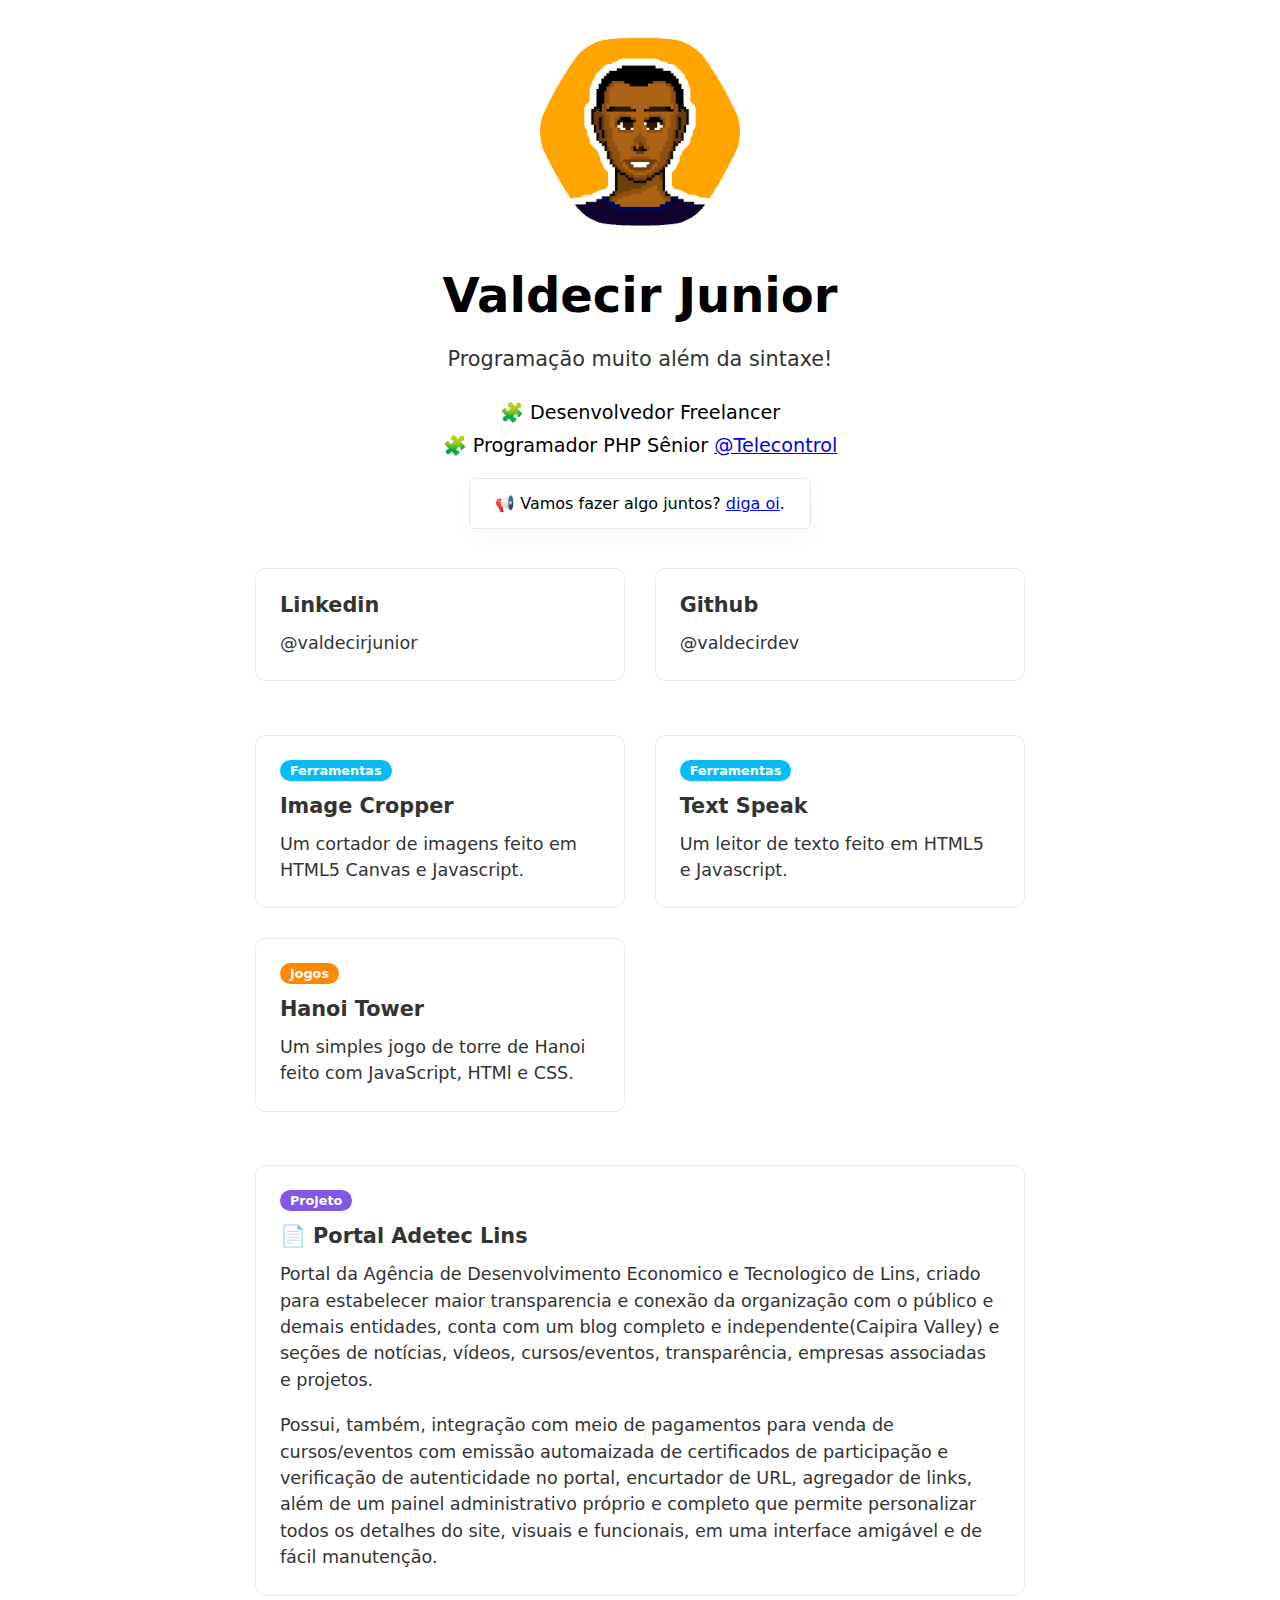
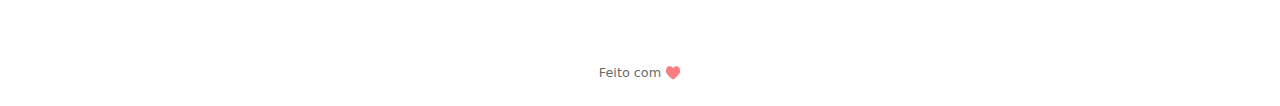
<file: index.html>
<!DOCTYPE html>
<html lang="pt-BR">
<head>
    <meta charset="UTF-8">
    <meta name="viewport" content="width=device-width, initial-scale=1.0">

    <title>Valdecir Junior</title>
    <meta name="description" content="Programação muito além da sintaxe!">
    <meta name="keywords" content="programação,desenvolvimento,criatividade,ideias,conceitos,artigos,ferramentas,full stack,sites,portfólio,sistemas">
    <meta name="author" content="Valdecir Junior">
    <meta http-equiv="X-UA-Compatible" content="IE=edge">
    <meta name="robots" content="index,follow">

    <meta property="og:type" content="website">
    <meta property="og:locale" content="pt_BR">
    <meta property="og:title" content="Valdecir Junior">
    <meta property="og:description" content="Programação muito além da sintaxe!">
    <meta property="og:image" content="./img/avatar.png">

    <link rel="shortcut icon" href="./img/favicon.ico" type="image/x-icon">
    <link rel=icon href="./img/favicon.ico" type="image/x-icon">

    <link rel="stylesheet" href="./css/styles.css">

    <!-- Global site tag (gtag.js) - Google Analytics -->
    <script async src="https://www.googletagmanager.com/gtag/js?id=UA-122337090-3"></script>
    <script>
        window.dataLayer = window.dataLayer || [];
        function gtag(){dataLayer.push(arguments);}
        gtag('js', new Date());

        gtag('config', 'UA-122337090-3');
    </script>

</head>
<body>
    <main>
        <div class="hello">
            <img src="./img/avatar2.png" alt="" height="200" width="200">
            <h1>Valdecir Junior</h1>
            <p>Programação muito além da sintaxe!</p>
        </div>
        <ul class="jobs">
            <li>🧩 Desenvolvedor Freelancer</li>
            <li>🧩 Programador PHP Sênior <a href="https://www.linkedin.com/company/telecontrolbr" target="_blank">@Telecontrol</a></li>
        </ul>
        <div class="quote">
            <p>📢 Vamos fazer algo juntos? <a href="mailto:valdecir.junior@outlook.com">diga oi</a>.</p>
        </div>
        <div class="items">
            <a href="https://linkedin.com/in/valdecirjunior/" target="_blank" class="item">
                <h3>Linkedin</h3>
                <p>@valdecirjunior</p>
            </a>
            <a href="https://github.com/valdecirdev" target="_blank" class="item">
                <h3>Github</h3>
                <p>@valdecirdev</p>
            </a>
            <!-- <a href="https://valdecirdev.medium.com" target="_blank" class="item">
                <h3>Artigos</h3>
                <p>Veja todos os artigos que já publiquei no Medium.</p>
            </a> -->
        </div>
        <div class="items">
            <a href="https://valdecir.dev/imagecropper/" target="_blank" class="item">
                <span class="tag bg-blue">Ferramentas</span>
                <h3>Image Cropper</h3>
                <p>Um cortador de imagens feito em HTML5 Canvas e Javascript.</p>
            </a>
            <a href="https://valdecir.dev/text-speak/" target="_blank" class="item">
                <span class="tag bg-blue">Ferramentas</span>
                <h3>Text Speak</h3>
                <p>Um leitor de texto feito em HTML5 e Javascript.</p>
            </a>
            <a href="https://valdecir.dev/hanoi-tower/" target="_blank" class="item">
                <span class="tag bg-orange">Jogos</span>
                <h3>Hanoi Tower</h3>
                <p>Um simples jogo de torre de Hanoi feito com JavaScript, HTMl e CSS. </p>
            </a>
            <!-- <a href="https://valdecir.dev/flappy-bird/" target="_blank" class="item">
                <span class="tag bg-orange">Jogos</span>
                <h3>Flappy Bird</h3>
                <p>Uma versão do clássico game do passarinho.</p>
            </a> -->
        </div>
        <div class="full-items">
            <a href="https://adetec.org" target="_blank" class="item">
                <span class="tag bg-purple">Projeto</span>
                <h3>📄 Portal Adetec Lins</h3>
                <p>Portal da Agência de Desenvolvimento Economico e Tecnologico de Lins, criado para estabelecer maior transparencia e conexão da organização com o público e demais entidades, conta com um blog completo e independente(Caipira Valley) e seções de notícias, vídeos, cursos/eventos, transparência, empresas associadas e projetos.</p>
                <br>
                <p>Possui, também, integração com meio de pagamentos para venda de cursos/eventos com emissão automaizada de certificados de participação e verificação de autenticidade no portal, encurtador de URL, agregador de links, além de um painel administrativo próprio e completo que permite personalizar todos os detalhes do site, visuais e funcionais, em uma interface amigável e de fácil manutenção.</p>
            </a>
        </div>
    </main>
    <footer></footer>
</body>
</html>
</file>
<file: css/styles.css>
html, body {
    margin: 0;
    font-family: system-ui,-apple-system,BlinkMacSystemFont,Segoe UI, Helvetica Neue,Helvetica,Arial,sans-serif;
}
main {
    max-width: 800px;
    margin: 0 auto;
    text-align: center;
}
main > .hello {
    padding: 0 20px;
}
main > .hello > img {
    width: 200px;
    height: 200px;
    border-radius: 50%;
    margin: 2rem 0;
}
main > .hello > h1 {
    font-size: 3rem;
    margin: 0;
    line-height: 1.15;
}
main > .hello > p {
    font-size: 1.3rem;
    line-height: 1.5;
    color: #333;
}

/* med items */
main > .items {
    display: -webkit-box;
    display: -webkit-flex;
    display: -ms-flexbox;
    display: flex;
    /* -webkit-align-items: center;
    -webkit-box-align: center;
    -ms-flex-align: center;
    align-items: center; */
    -webkit-flex-wrap: wrap;
    -ms-flex-wrap: wrap;
    flex-wrap: wrap;
    margin-top: 1.5rem;
}
main > .items > .item {
    margin: .93rem;
    -webkit-flex-basis: 40%;
    -ms-flex-preferred-size: 40%;
    flex-basis: 40%;
    padding: 1.5rem;
    text-align: left;
    text-decoration: none;
    border: 1px solid #eaeaea;
    border-radius: 10px;
    transition: color 0.15s ease,border-color 0.15s ease;
    color: #333;
}

main > .items > .item:hover {
    color: #107fd2;
    border-color: #107fd2;
}

main > .items > .item > h3 {
    margin: 0 0 .8rem 0;
    font-size: 1.3rem;
}

main > .items > .item > p {
    margin: 0;
    font-size: 1.1rem;
    line-height: 1.5;
}

/* full items */

main > .full-items {
    display: -webkit-box;
    display: -webkit-flex;
    display: -ms-flexbox;
    display: flex;
    -webkit-flex-wrap: wrap;
    -ms-flex-wrap: wrap;
    flex-wrap: wrap;
    margin-top: 1.5rem;
}

main > .full-items  > .item {
    margin: .93rem;
    -webkit-flex-basis: 100%;
    -ms-flex-preferred-size: 100%;
    flex-basis: 100%;
    padding: 1.5rem;
    text-align: left;
    text-decoration: none;
    border: 1px solid #eaeaea;
    border-radius: 10px;
    transition: color 0.15s ease,border-color 0.15s ease;
    color: #333;
}

main > .full-items  > .item:hover {
    color: #107fd2;
    border-color: #107fd2;
}

main > .full-items  > .item > h3 {
    margin: 0 0 .8rem 0;
    font-size: 1.3rem;
}

main > .full-items  > .item > p {
    margin: 0;
    font-size: 1.1rem;
    line-height: 1.5;
}

.tag {
    border-radius: 15px;
    padding: 3px 10px;
    font-size: .8rem;
    font-weight: bold;
}
.tag + h3{
    margin-top: 15px !important;
}

.bg-purple {
    background-color: #8257e6;
    color: #fff;
}
.bg-blue {
    background-color: #08bcf3;
    color: #fff;
}
.bg-orange {
    background-color: rgb(255, 136, 0);
    color: #fff
}

@media (max-width: 700px) {
    main > .items > .item {
        -webkit-flex-basis: 100%;
        -ms-flex-preferred-size: 100%;
        flex-basis: 100%;
    }
    main {
        width: 100vw;
        -webkit-flex-direction: row;
        -ms-flex-direction: row;
        flex-direction: row;
        margin-top: 0rem;
    }
    main > .hello > img {
        width: 120px;
        height: 120px;
        margin-bottom: 2rem;
    }
    main > .hello > h1 {
        line-height: 1;
        font-size: 2rem;
    }
}

footer {
    margin-top: auto;
    text-align: center;
    padding: 3.2rem 0 1.6rem;
    animation: up 0.4s 0.4s backwards;
}

footer::after {
    content: "Feito com ♥️";
    opacity: 0.6;
    font-size: 0.8rem;
}

.quote {
    width: max-content;
    margin: 0 auto;
    box-shadow: rgba(0, 0, 0, 0.03) 2px 8.1px 20.1px !important;
    border-width: 1px;
    border-style: solid;
    border-color: rgba(32, 32, 32, 0.1);
    border-image: initial;
    border-radius: 5px;
    padding: 15px 25px;
}

.quote p {
    padding: 0;
    margin: 0;
}

.jobs {
    list-style: none;
    padding: 0px;
}

.jobs li {
    font-size: 1.2rem;
    padding: 5px 0px;
}
</file>
